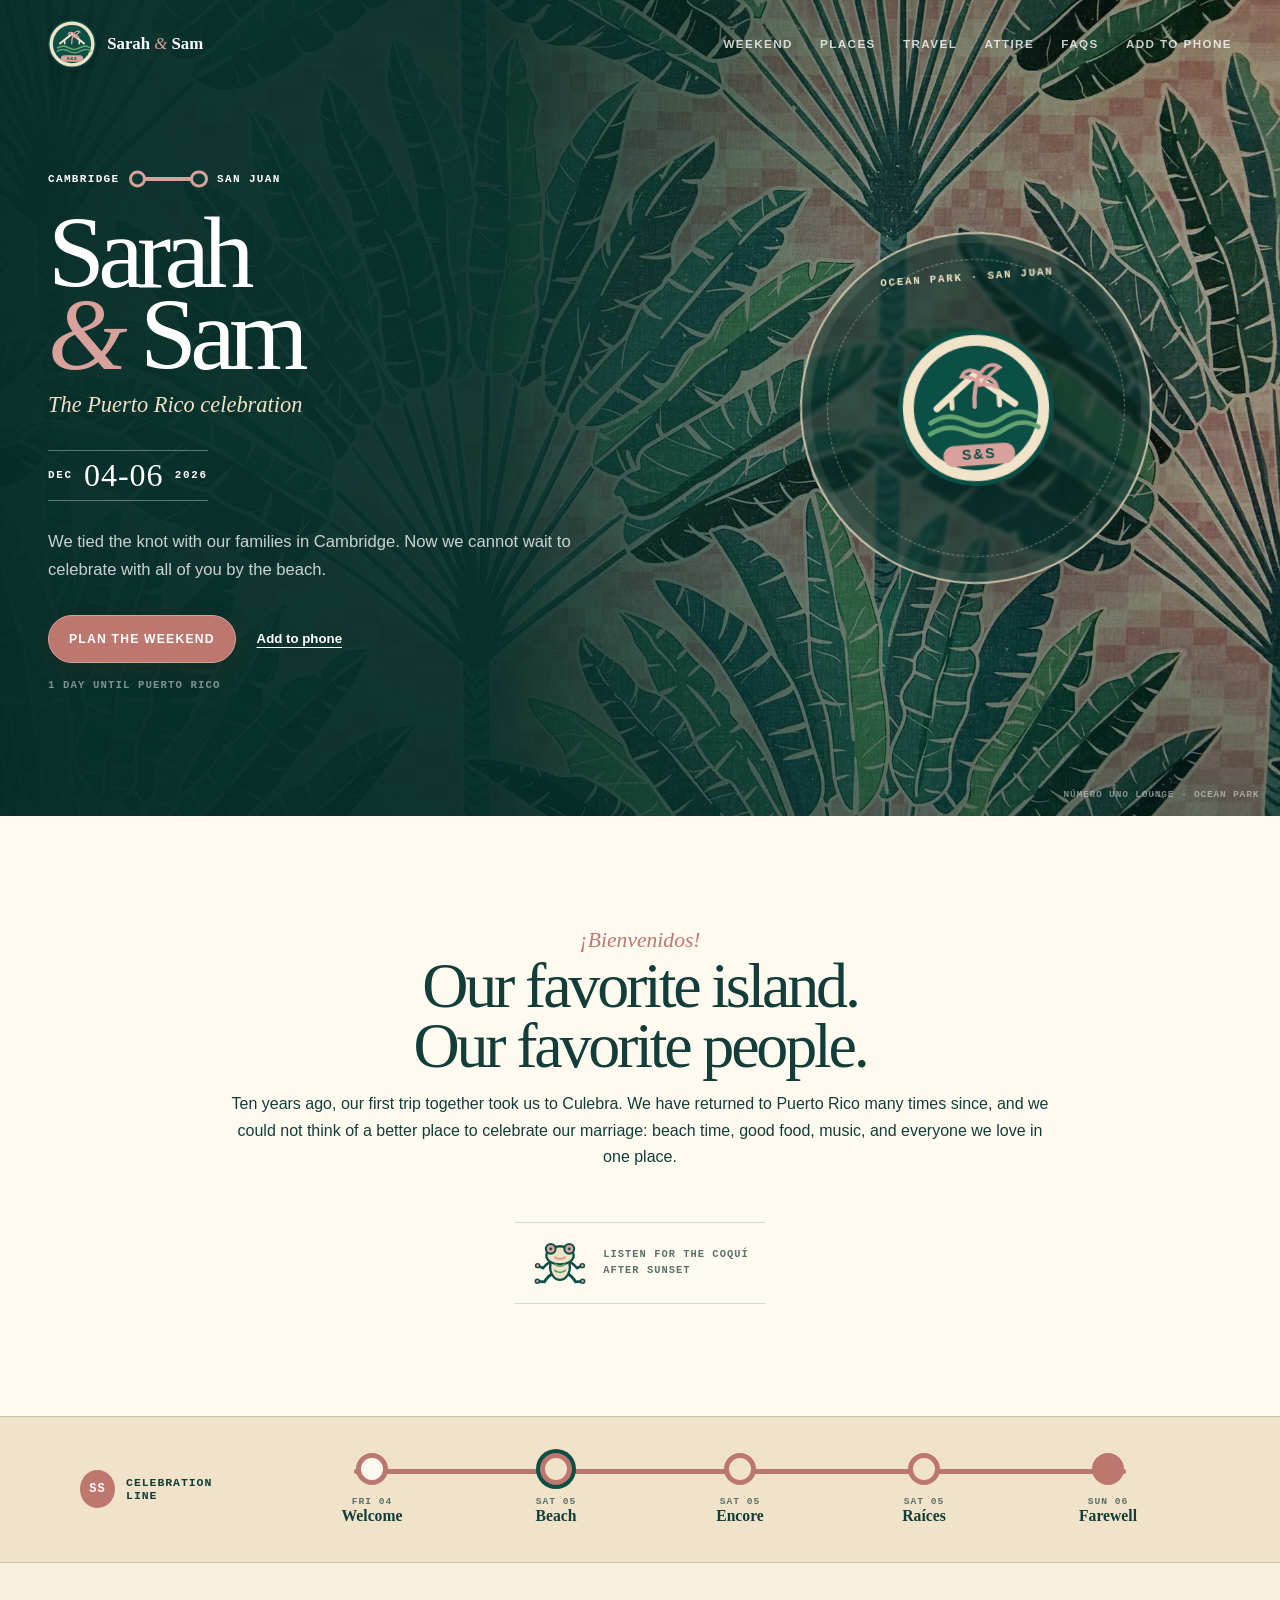
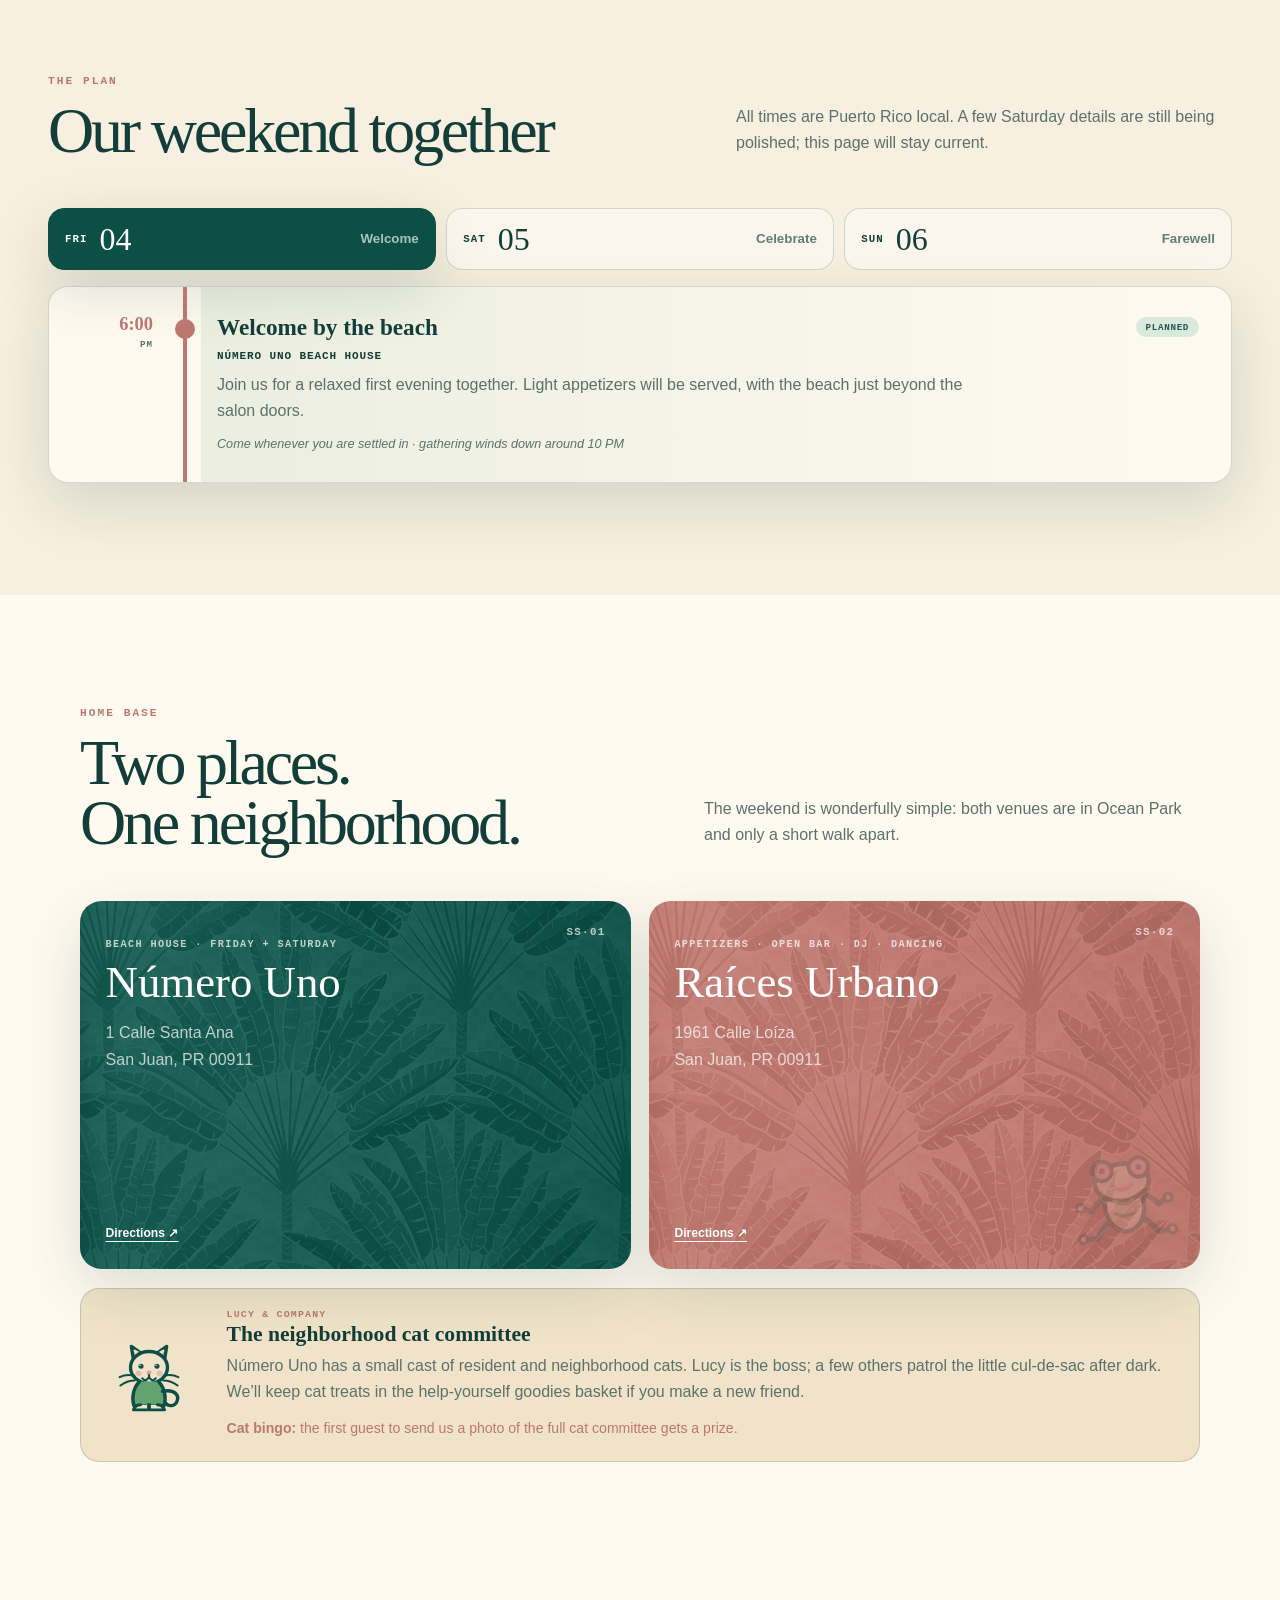
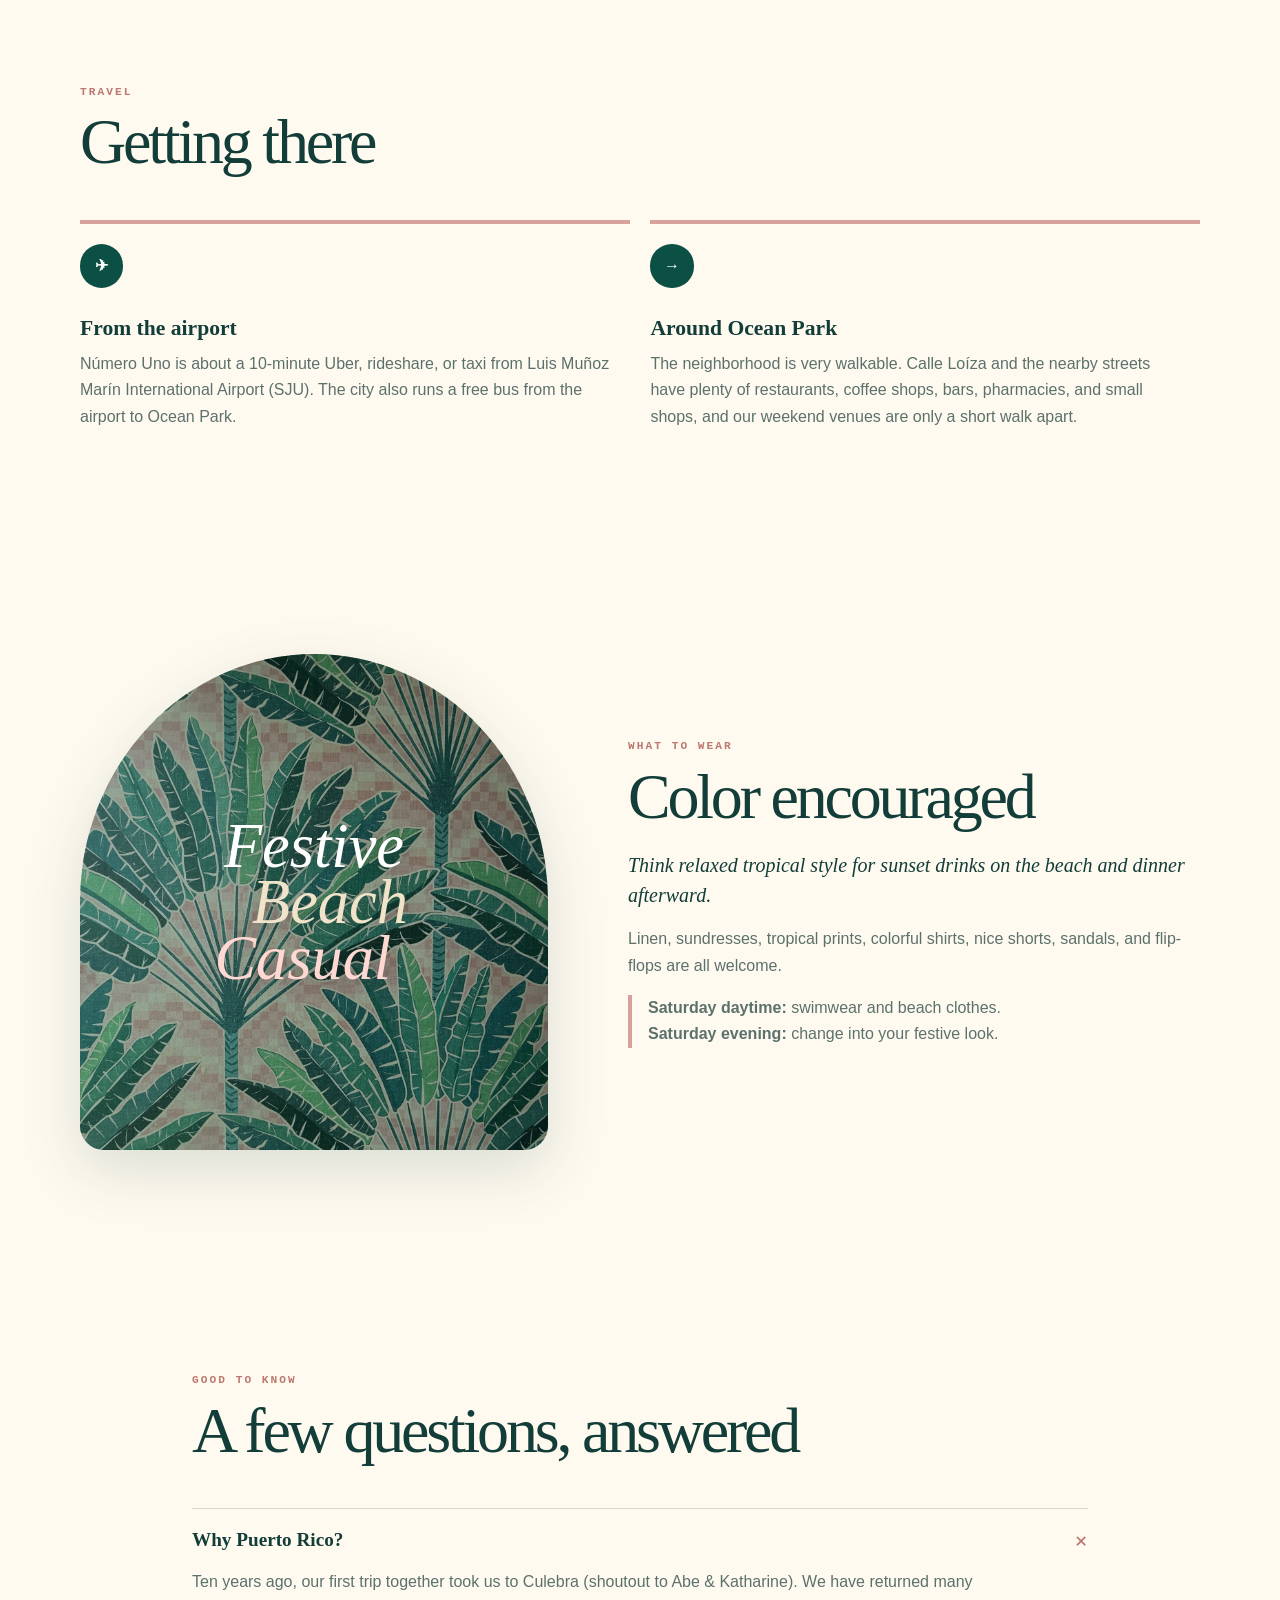
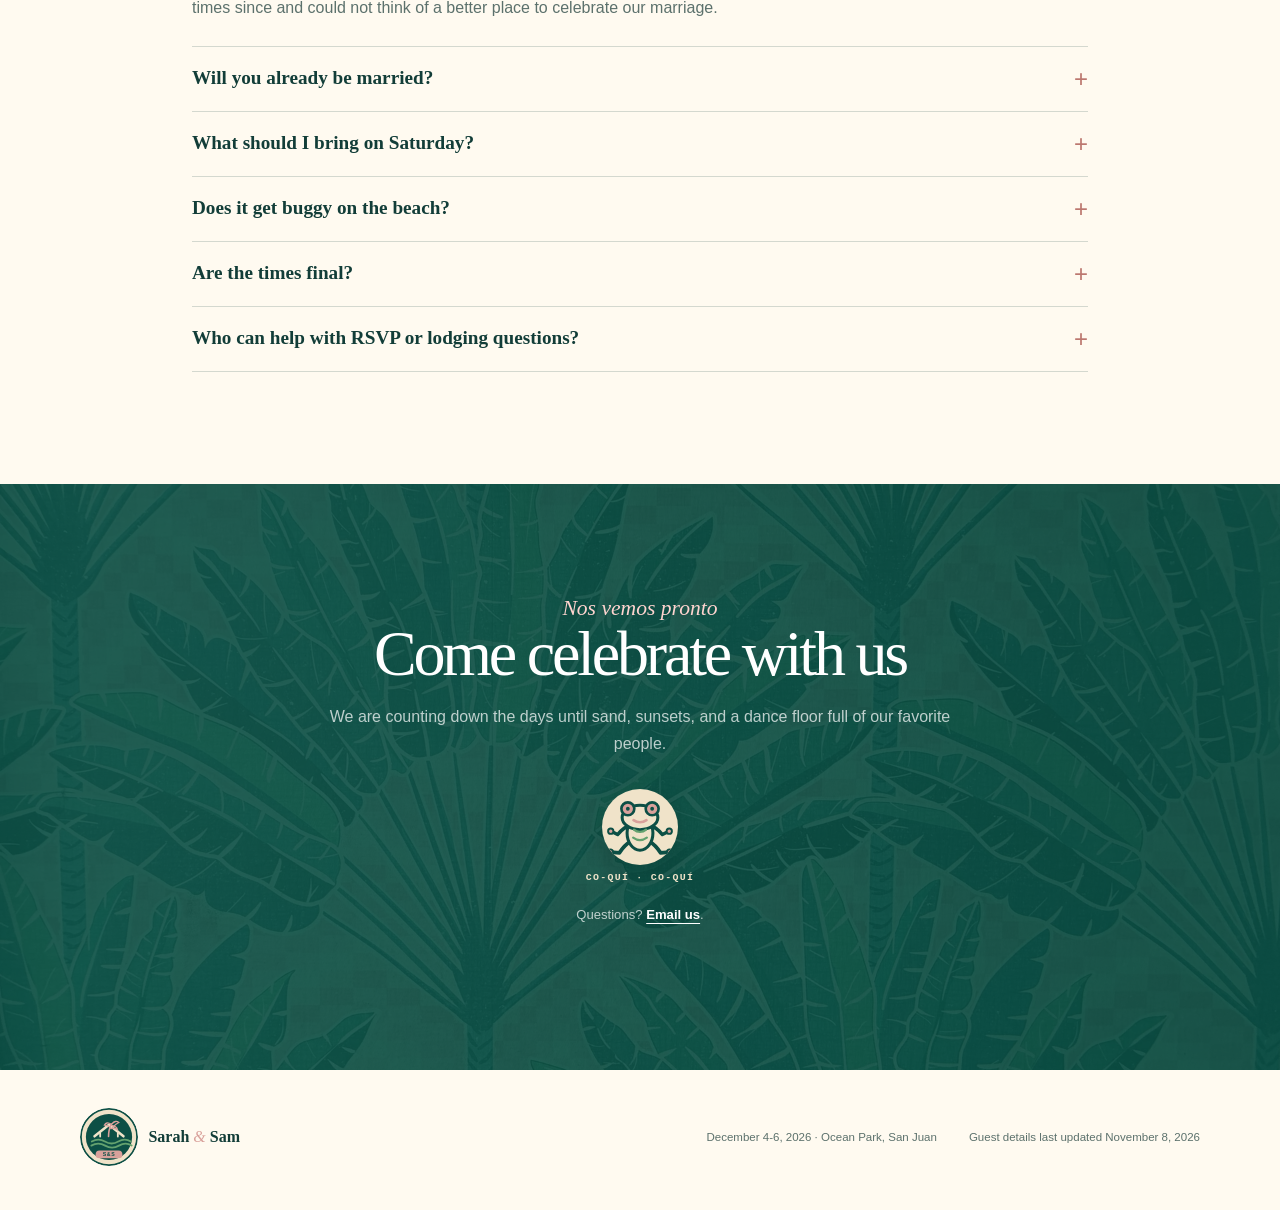
<file: index.html>
<!doctype html>
<html lang="en">
<head>
  <meta charset="utf-8">
  <meta name="viewport" content="width=device-width, initial-scale=1">
  <meta name="description" content="Sarah and Sam's Puerto Rico celebration, December 4-6, 2026, in Ocean Park, San Juan.">
  <meta name="robots" content="noindex, nofollow">
  <meta name="theme-color" content="#0d4b43">
  <meta property="og:type" content="website">
  <meta property="og:title" content="Sarah &amp; Sam · Cambridge to San Juan">
  <meta property="og:description" content="Come celebrate with us in Ocean Park, San Juan · December 4-6, 2026.">
  <link rel="icon" href="assets/roundel.svg" type="image/svg+xml">
  <link rel="apple-touch-icon" href="assets/apple-touch-icon.png">
  <link rel="manifest" href="manifest.webmanifest">
  <meta name="apple-mobile-web-app-capable" content="yes">
  <meta name="mobile-web-app-capable" content="yes">
  <meta name="apple-mobile-web-app-status-bar-style" content="default">
  <meta name="apple-mobile-web-app-title" content="Sarah &amp; Sam">
  <link rel="stylesheet" href="styles.css">
  <title>Sarah &amp; Sam · Puerto Rico</title>
</head>
<body>
  <a class="skip-link" href="#main">Skip to the weekend</a>

  <header class="site-header">
    <a class="brand" href="#top" aria-label="Sarah and Sam, home">
      <img src="assets/roundel.svg" alt="" width="48" height="48">
      <span>Sarah <i>&amp;</i> Sam</span>
    </a>
    <nav aria-label="Wedding website">
      <a href="#weekend">Weekend</a>
      <a href="#places">Places</a>
      <a href="#travel">Travel</a>
      <a href="#attire">Attire</a>
      <a href="#questions">FAQs</a>
      <a href="install.html">Add to phone</a>
    </nav>
  </header>

  <main id="main">
    <section class="hero" id="top">
      <div class="hero-pattern" aria-hidden="true"></div>
      <div class="hero-shade" aria-hidden="true"></div>
      <div class="hero-copy">
        <p class="route-kicker"><span>Cambridge</span><b aria-hidden="true"></b><span>San Juan</span></p>
        <h1>Sarah <i>&amp;</i> Sam</h1>
        <p class="hero-subtitle">The Puerto Rico celebration</p>
        <div class="date-board" aria-label="December 4 through 6, 2026">
          <span>DEC</span><strong>04-06</strong><span>2026</span>
        </div>
        <p class="hero-lede">We tied the knot with our families in Cambridge. Now we cannot wait to celebrate with all of you by the beach.</p>
        <div class="hero-actions">
          <a class="pill" href="#weekend">Plan the weekend</a>
          <a class="plain-link" href="install.html">Add to phone</a>
        </div>
        <p class="countdown" id="countdown" aria-live="polite">December 4-6, 2026</p>
      </div>

      <div class="hero-seal" aria-hidden="true">
        <div class="seal-ring">
          <span>Ocean Park · San Juan</span>
          <img src="assets/roundel.svg" alt="" width="156" height="156">
        </div>
      </div>
      <p class="photo-note">Número Uno lounge · Ocean Park</p>
    </section>

    <section class="intro section-narrow" aria-labelledby="intro-title">
      <p class="script">¡Bienvenidos!</p>
      <h2 id="intro-title">Our favorite island.<br>Our favorite people.</h2>
      <p>Ten years ago, our first trip together took us to Culebra. We have returned to Puerto Rico many times since, and we could not think of a better place to celebrate our marriage: beach time, good food, music, and everyone we love in one place.</p>
      <div class="coqui-sign"><img src="assets/coqui.svg" alt="" width="74" height="74"><span>Listen for the coquí<br>after sunset</span></div>
    </section>

    <section class="line-map" aria-label="Weekend route">
      <div class="line-map-inner">
        <span class="line-name"><b>SS</b> Celebration Line</span>
        <div class="line-scroll" tabindex="0" aria-label="Scroll to view the full celebration line">
          <ol>
          <li><span class="station open"></span><small>Fri 04</small><strong>Welcome</strong></li>
          <li><span class="station interchange"></span><small>Sat 05</small><strong>Beach</strong></li>
          <li><span class="station"></span><small>Sat 05</small><strong>Encore</strong></li>
          <li><span class="station"></span><small>Sat 05</small><strong>Raíces</strong></li>
          <li><span class="station terminal"></span><small>Sun 06</small><strong>Farewell</strong></li>
          </ol>
        </div>
      </div>
    </section>

    <section class="section schedule-section" id="weekend" aria-labelledby="weekend-title">
      <div class="section-heading">
        <div><p class="eyebrow">The plan</p><h2 id="weekend-title">Our weekend together</h2></div>
        <p>All times are Puerto Rico local. A few Saturday details are still being polished; this page will stay current.</p>
      </div>

      <div class="day-tabs" role="tablist" aria-label="Choose a day">
        <button type="button" role="tab" id="tab-friday" aria-controls="panel-friday" aria-selected="false" data-day="friday"><span>Fri</span><strong>04</strong><small>Welcome</small></button>
        <button type="button" role="tab" id="tab-saturday" aria-controls="panel-saturday" aria-selected="true" data-day="saturday"><span>Sat</span><strong>05</strong><small>Celebrate</small></button>
        <button type="button" role="tab" id="tab-sunday" aria-controls="panel-sunday" aria-selected="false" data-day="sunday"><span>Sun</span><strong>06</strong><small>Farewell</small></button>
      </div>

      <div class="day-panel" id="panel-friday" role="tabpanel" aria-labelledby="tab-friday" data-panel="friday" hidden>
        <article class="event featured terminal-event">
          <div class="event-time"><span>6:00</span><small>PM</small></div><div class="track"><i></i></div>
          <div class="event-copy">
            <div class="event-title"><h3>Welcome by the beach</h3><span class="status set">Planned</span></div>
            <p class="venue">Número Uno Beach House</p>
            <p>Join us for a relaxed first evening together. Light appetizers will be served, with the beach just beyond the salon doors.</p>
            <p class="note">Come whenever you are settled in · gathering winds down around 10 PM</p>
          </div>
        </article>
      </div>

      <div class="day-panel" id="panel-saturday" role="tabpanel" aria-labelledby="tab-saturday" data-panel="saturday">
        <article class="event">
          <div class="event-time word"><span>Morning</span></div><div class="track"><i></i></div>
          <div class="event-copy"><div class="event-title"><h3>Beach day</h3><span class="status pending">Start time soon</span></div><p class="venue">Número Uno Beach House</p><p>Swimming, lounging, sunbeds, umbrellas, and beach games. Come and go as you like - the whole family is invited.</p></div>
        </article>
        <article class="event">
          <div class="event-time"><span>12-1</span><small>PM</small></div><div class="track"><i></i></div>
          <div class="event-copy"><div class="event-title"><h3>Beach-day lunch</h3><span class="status pending">Approximate</span></div><p>We’ll put out some light food and refreshments. Número Uno’s restaurant and bar will also be open all day, with à la carte service available for anything else you’d like. The team can keep a separate tab open for you throughout the day.</p></div>
        </article>
        <article class="event">
          <div class="event-time"><span>5:00</span><small>PM</small></div><div class="track"><i></i></div>
          <div class="event-copy"><div class="event-title"><h3>Sunset cocktails</h3><span class="status pending">Approximate</span></div><p class="venue">Número Uno Beach House</p><p>Change into your festive beach-casual look and meet us near the beach. We’ll provide cocktails from Número Uno, with both alcoholic and non-alcoholic options.</p></div>
        </article>
        <article class="event">
          <div class="event-time"><span>5:30</span><small>PM</small></div><div class="track"><i></i></div>
          <div class="event-copy"><div class="event-title"><h3>The Sunset Encore</h3><span class="status pending">Approximate</span></div><p>Our post-nuptial celebratory moment: a brief welcome, a celebratory toast, and sunset photos together before dinner.</p></div>
        </article>
        <article class="event transfer">
          <div class="event-time"><span>6:15</span><small>PM</small></div><div class="track"><i></i></div>
          <div class="event-copy"><h3>Walk to dinner</h3><p>We will head over together. Raíces Urbano is about a five-minute walk from Número Uno.</p></div>
        </article>
        <article class="event featured terminal-event">
          <div class="event-time"><span>6:30</span><small>PM</small></div><div class="track"><i></i></div>
          <div class="event-copy">
            <div class="event-title"><h3>Appetizers, dinner &amp; dancing</h3><span class="status set">6:30 PM-midnight</span></div>
            <p class="venue">Raíces Urbano · 1961 Calle Loíza</p>
            <p>Passed appetizers, a Puerto Rican dinner, open bar, DJ, and dancing until close at midnight.</p>
            <a class="map-link" href="https://www.google.com/maps/search/?api=1&amp;query=Raices+Urbano+1961+Calle+Loiza+San+Juan+Puerto+Rico">Open in Maps <span aria-hidden="true">↗</span></a>
          </div>
        </article>
      </div>

      <div class="day-panel" id="panel-sunday" role="tabpanel" aria-labelledby="tab-sunday" data-panel="sunday" hidden>
        <article class="event featured terminal-event">
          <div class="event-time word"><span>Morning</span></div><div class="track"><i></i></div>
          <div class="event-copy"><div class="event-title"><h3>Farewell coffee &amp; breakfast</h3><span class="status pending">Details soon</span></div><p class="venue">Número Uno or nearby</p><p>An optional, casual chance to say goodbye before departures. We will share the exact plan here.</p></div>
        </article>
      </div>
    </section>

    <section class="section places" id="places" aria-labelledby="places-title">
      <div class="section-heading">
        <div><p class="eyebrow">Home base</p><h2 id="places-title">Two places.<br>One neighborhood.</h2></div>
        <p>The weekend is wonderfully simple: both venues are in Ocean Park and only a short walk apart.</p>
      </div>
      <div class="place-grid">
        <article class="place-card numero-card">
          <p class="place-code">SS·01</p><div><p class="place-type">Beach house · Friday + Saturday</p><h3>Número Uno</h3><p>1 Calle Santa Ana<br>San Juan, PR 00911</p></div>
          <a href="https://www.google.com/maps/search/?api=1&amp;query=Numero+Uno+Beach+House+1+Calle+Santa+Ana+San+Juan+Puerto+Rico">Directions <span aria-hidden="true">↗</span></a>
        </article>
        <article class="place-card raices-card">
          <p class="place-code">SS·02</p><div><p class="place-type">Appetizers · open bar · DJ · dancing</p><h3>Raíces Urbano</h3><p>1961 Calle Loíza<br>San Juan, PR 00911</p></div>
          <a href="https://www.google.com/maps/search/?api=1&amp;query=Raices+Urbano+1961+Calle+Loiza+San+Juan+Puerto+Rico">Directions <span aria-hidden="true">↗</span></a>
        </article>
      </div>
      <aside class="cat-note">
        <img src="assets/cat.svg" alt="" width="92" height="92">
        <div><p class="cat-kicker">Lucy &amp; company</p><h3>The neighborhood cat committee</h3><p>Número Uno has a small cast of resident and neighborhood cats. Lucy is the boss; a few others patrol the little cul-de-sac after dark. We’ll keep cat treats in the help-yourself goodies basket if you make a new friend.</p><p class="cat-bingo"><strong>Cat bingo:</strong> the first guest to send us a photo of the full cat committee gets a prize.</p></div>
      </aside>
    </section>

    <section class="section travel" id="travel" aria-labelledby="travel-title">
      <div class="section-heading"><div><p class="eyebrow">Travel</p><h2 id="travel-title">Getting there</h2></div></div>
      <div class="info-grid">
        <article><span class="info-icon">✈</span><h3>From the airport</h3><p>Número Uno is about a 10-minute Uber, rideshare, or taxi from Luis Muñoz Marín International Airport (SJU). The city also runs a free bus from the airport to Ocean Park.</p></article>
        <article><span class="info-icon">→</span><h3>Around Ocean Park</h3><p>The neighborhood is very walkable. Calle Loíza and the nearby streets have plenty of restaurants, coffee shops, bars, pharmacies, and small shops, and our weekend venues are only a short walk apart.</p></article>
      </div>
    </section>

    <section class="section attire" id="attire" aria-labelledby="attire-title">
      <div class="attire-pattern" aria-hidden="true"><span>Festive</span><span>Beach</span><span>Casual</span></div>
      <div class="attire-copy">
        <p class="eyebrow">What to wear</p><h2 id="attire-title">Color encouraged</h2>
        <p class="attire-lede">Think relaxed tropical style for sunset drinks on the beach and dinner afterward.</p>
        <p>Linen, sundresses, tropical prints, colorful shirts, nice shorts, sandals, and flip-flops are all welcome.</p>
        <p class="attire-note"><strong>Saturday daytime:</strong> swimwear and beach clothes.<br><strong>Saturday evening:</strong> change into your festive look.</p>
      </div>
    </section>

    <section class="section faq" id="questions" aria-labelledby="questions-title">
      <div class="section-heading"><div><p class="eyebrow">Good to know</p><h2 id="questions-title">A few questions, answered</h2></div></div>
      <div class="faq-list">
        <details open><summary>Why Puerto Rico?<span>+</span></summary><p>Ten years ago, our first trip together took us to Culebra (shoutout to Abe &amp; Katharine). We have returned many times since and could not think of a better place to celebrate our marriage.</p></details>
        <details><summary>Will you already be married?<span>+</span></summary><p>Yep! We got married in a small family ceremony in Cambridge in July. Puerto Rico is the big, relaxed celebration with our wider circle of family and friends.</p></details>
        <details><summary>What should I bring on Saturday?<span>+</span></summary><p>Swimwear, sandals, and whatever you like for a beach day. Leave time to change before sunset cocktails and dinner.</p></details>
        <details><summary>Does it get buggy on the beach?<span>+</span></summary><p>It can get a little buggy on the beach in the evening. We’ll have bug spray on hand, and light pants are a good option if you’d like a little more coverage.</p></details>
        <details><summary>Are the times final?<span>+</span></summary><p>Friday evening and Saturday dinner are planned. Beach-day, Sunset Encore, and Sunday times are still being finalized; check this page again before traveling.</p></details>
        <details><summary>Who can help with RSVP or lodging questions?<span>+</span></summary><p>Email us at <a href="mailto:samandsarah26@gmail.com">samandsarah26@gmail.com</a>, or reach out to either of us directly.</p></details>
      </div>
    </section>

    <section class="rsvp-section" aria-labelledby="rsvp-title">
      <p class="script">Nos vemos pronto</p><h2 id="rsvp-title">Come celebrate with us</h2>
      <p>We are counting down the days until sand, sunsets, and a dance floor full of our favorite people.</p>
      <div class="closing-coqui"><img src="assets/coqui.svg" alt="" width="76" height="76"><span>co-quí · co-quí</span></div>
      <p class="closing-contact">Questions? <a href="mailto:samandsarah26@gmail.com">Email us</a>.</p>
    </section>
  </main>

  <footer>
    <div class="footer-brand"><img src="assets/roundel.svg" alt="" width="58" height="58"><span>Sarah <i>&amp;</i> Sam</span></div>
    <p>December 4-6, 2026 · Ocean Park, San Juan</p>
    <p>Guest details last updated November 8, 2026</p>
  </footer>
  <script src="app.js"></script>
</body>
</html>
</file>
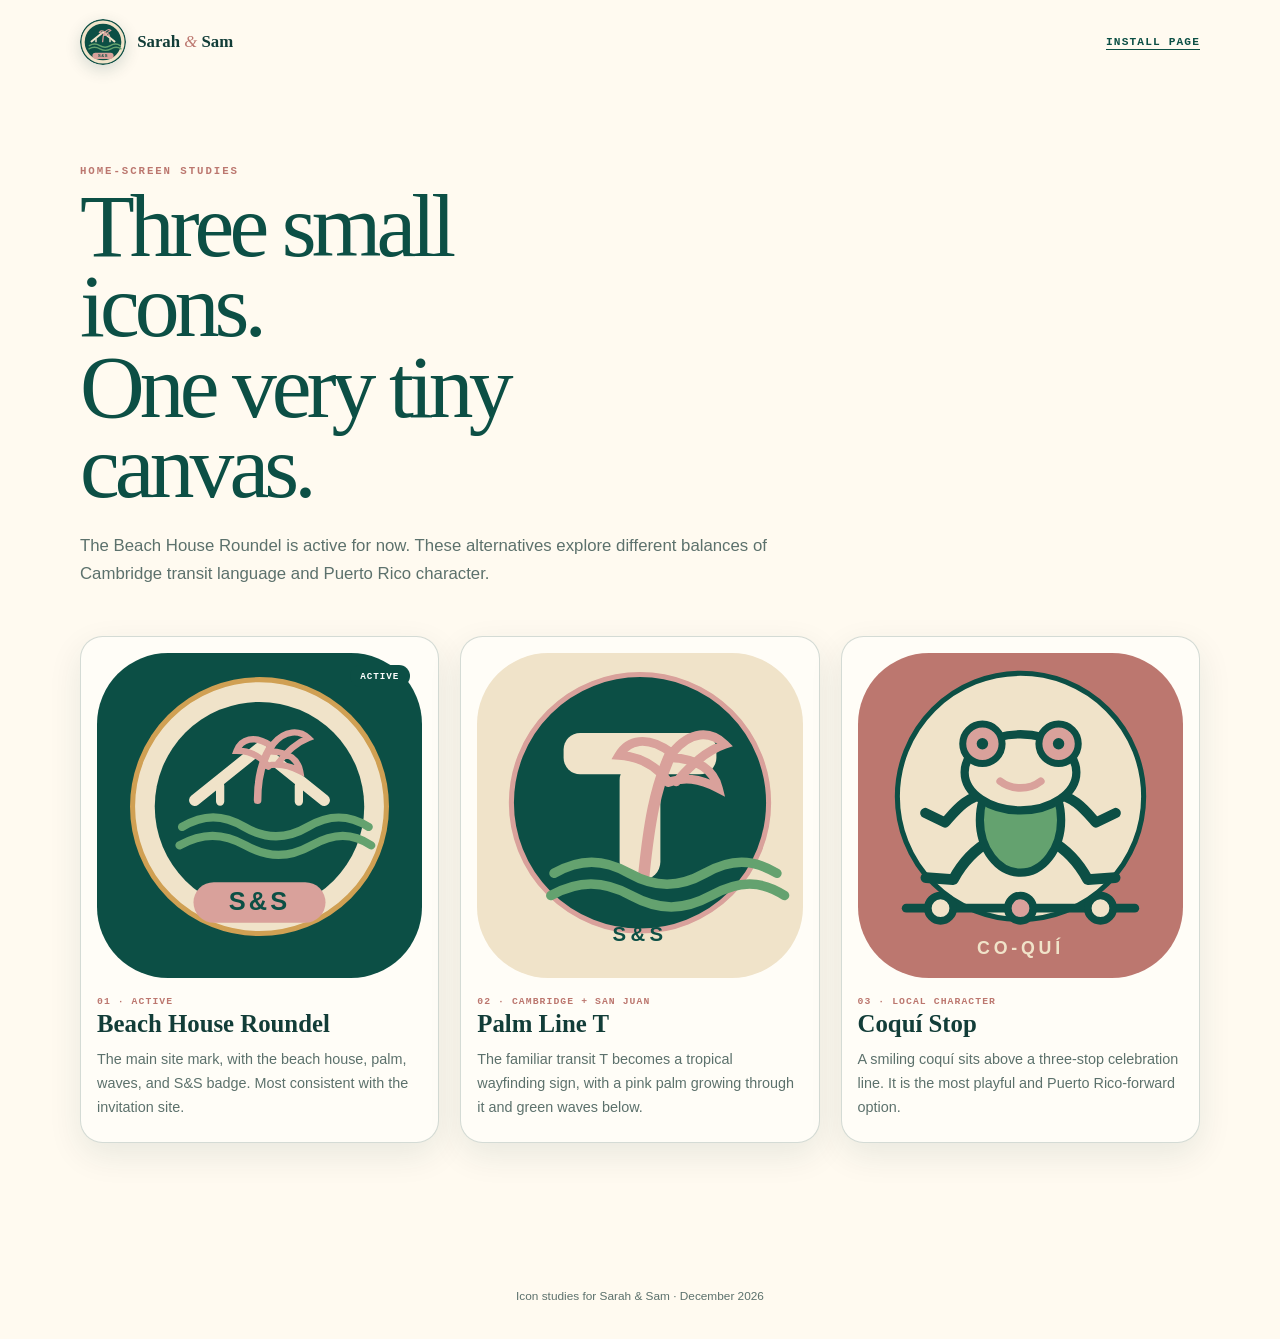
<file: icon-concepts.html>
<!doctype html>
<html lang="en">
<head>
  <meta charset="utf-8">
  <meta name="viewport" content="width=device-width, initial-scale=1">
  <meta name="robots" content="noindex, nofollow">
  <meta name="theme-color" content="#0c4f45">
  <link rel="icon" href="assets/roundel.svg" type="image/svg+xml">
  <link rel="stylesheet" href="install.css">
  <title>Home-screen icon ideas · Sarah &amp; Sam</title>
</head>
<body class="concept-page">
  <header class="install-nav">
    <a class="install-brand" href="./"><img src="assets/roundel.svg" alt="" width="46" height="46"><span>Sarah <i>&amp;</i> Sam</span></a>
    <a class="back-link" href="install.html">Install page</a>
  </header>
  <main class="concept-main">
    <p class="eyebrow">Home-screen studies</p>
    <h1>Three small icons.<br>One very tiny canvas.</h1>
    <p class="concept-lede">The Beach House Roundel is active for now. These alternatives explore different balances of Cambridge transit language and Puerto Rico character.</p>
    <div class="concept-grid">
      <article class="concept-card active-concept">
        <img src="assets/app-icon-roundel.svg" alt="Beach House Roundel icon" width="512" height="512">
        <p class="concept-number">01 · Active</p><h2>Beach House Roundel</h2>
        <p>The main site mark, with the beach house, palm, waves, and S&amp;S badge. Most consistent with the invitation site.</p>
      </article>
      <article class="concept-card">
        <img src="assets/app-icon-palm-t.svg" alt="Palm Line T icon" width="512" height="512">
        <p class="concept-number">02 · Cambridge + San Juan</p><h2>Palm Line T</h2>
        <p>The familiar transit T becomes a tropical wayfinding sign, with a pink palm growing through it and green waves below.</p>
      </article>
      <article class="concept-card">
        <img src="assets/app-icon-coqui-line.svg" alt="Coquí Stop icon" width="512" height="512">
        <p class="concept-number">03 · Local character</p><h2>Coquí Stop</h2>
        <p>A smiling coquí sits above a three-stop celebration line. It is the most playful and Puerto Rico-forward option.</p>
      </article>
    </div>
  </main>
  <footer>Icon studies for Sarah &amp; Sam · December 2026</footer>
</body>
</html>
</file>
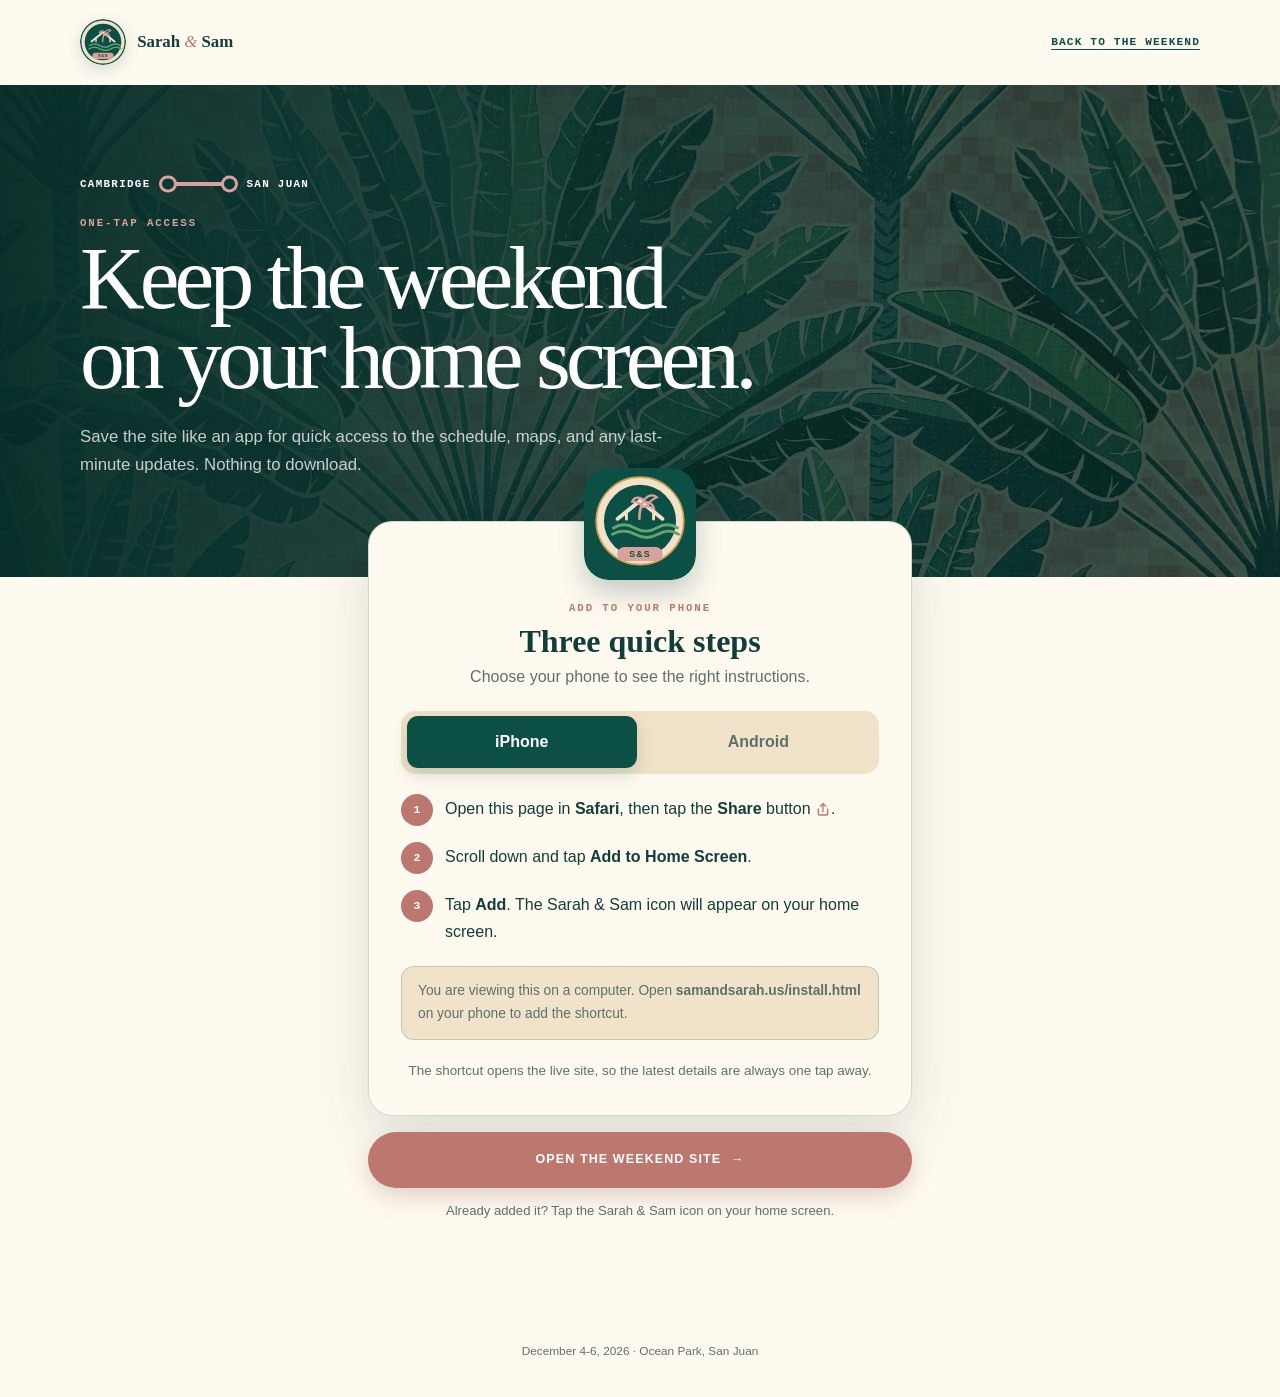
<file: install.html>
<!doctype html>
<html lang="en">
<head>
  <meta charset="utf-8">
  <meta name="viewport" content="width=device-width, initial-scale=1">
  <meta name="description" content="Add Sarah and Sam's Puerto Rico weekend to your phone for one-tap access.">
  <meta name="robots" content="noindex, nofollow">
  <meta name="theme-color" content="#0c4f45">
  <link rel="icon" href="assets/roundel.svg" type="image/svg+xml">
  <link rel="apple-touch-icon" href="assets/apple-touch-icon.png">
  <link rel="manifest" href="manifest.webmanifest">
  <meta name="apple-mobile-web-app-capable" content="yes">
  <meta name="mobile-web-app-capable" content="yes">
  <meta name="apple-mobile-web-app-status-bar-style" content="default">
  <meta name="apple-mobile-web-app-title" content="Sarah &amp; Sam">
  <script>
    (function () {
      var standalone = window.navigator.standalone === true ||
        (window.matchMedia && window.matchMedia('(display-mode: standalone)').matches);
      if (standalone) window.location.replace('./');
    }());
  </script>
  <link rel="stylesheet" href="install.css">
  <title>Add Sarah &amp; Sam to your phone</title>
</head>
<body>
  <header class="install-nav">
    <a class="install-brand" href="./"><img src="assets/roundel.svg" alt="" width="46" height="46"><span>Sarah <i>&amp;</i> Sam</span></a>
    <a class="back-link" href="./">Back to the weekend</a>
  </header>

  <main>
    <section class="install-hero" aria-labelledby="install-title">
      <div class="install-hero-pattern" aria-hidden="true"></div>
      <div class="install-hero-copy">
        <p class="route-kicker"><span>Cambridge</span><b aria-hidden="true"></b><span>San Juan</span></p>
        <p class="eyebrow">One-tap access</p>
        <h1 id="install-title">Keep the weekend<br>on your home screen.</h1>
        <p>Save the site like an app for quick access to the schedule, maps, and any last-minute updates. Nothing to download.</p>
      </div>
    </section>

    <section class="install-wrap" aria-label="Add to your home screen">
      <article class="install-card">
        <div class="app-icon"><img src="assets/app-icon-roundel.svg" alt="Sarah and Sam beach house roundel app icon" width="104" height="104"></div>
        <p class="eyebrow center">Add to your phone</p>
        <h2>Three quick steps</h2>
        <p class="install-sub">Choose your phone to see the right instructions.</p>

        <div class="phone-tabs" role="group" aria-label="Choose your phone">
          <button id="tab-ios" aria-pressed="true" type="button">iPhone</button>
          <button id="tab-android" aria-pressed="false" type="button">Android</button>
        </div>

        <ol class="steps" id="steps-ios">
          <li>Open this page in <strong>Safari</strong>, then tap the <strong>Share</strong> button <svg class="share-icon" viewBox="0 0 24 24" fill="none" stroke="currentColor" stroke-width="2" stroke-linecap="round" stroke-linejoin="round" aria-hidden="true"><path d="M12 16V4"/><path d="M8 8l4-4 4 4"/><path d="M5 12v7a2 2 0 0 0 2 2h10a2 2 0 0 0 2-2v-7"/></svg>.</li>
          <li>Scroll down and tap <strong>Add to Home Screen</strong>.</li>
          <li>Tap <strong>Add</strong>. The Sarah &amp; Sam icon will appear on your home screen.</li>
        </ol>

        <ol class="steps" id="steps-android" hidden>
          <li>Open this page in <strong>Chrome</strong>, then tap the <strong>three-dot menu</strong> in the top-right.</li>
          <li>Tap <strong>Add to Home screen</strong> or <strong>Install app</strong>.</li>
          <li>Confirm by tapping <strong>Add</strong> or <strong>Install</strong>.</li>
        </ol>

        <p class="desktop-note" id="desktopNote" hidden>You are viewing this on a computer. Open <strong>samandsarah.us/install.html</strong> on your phone to add the shortcut.</p>
        <p class="install-why">The shortcut opens the live site, so the latest details are always one tap away.</p>
      </article>

      <a class="weekend-button" href="./">Open the weekend site <span aria-hidden="true">→</span></a>
      <p class="already">Already added it? Tap the Sarah &amp; Sam icon on your home screen.</p>
    </section>
  </main>

  <footer>December 4-6, 2026 · Ocean Park, San Juan</footer>
  <script src="install.js"></script>
</body>
</html>
</file>
<file: styles.css>
:root {
  --emerald: #0c4f45;
  --emerald-dark: #073a35;
  --teal: #347b70;
  --leaf: #64a26f;
  --pink: #d9a19b;
  --pink-deep: #bc776f;
  --cream: #f0e3c9;
  --paper: #fffaf0;
  --ink: #123d38;
  --ink-soft: #5c716c;
  --gold: #d0a053;
  --line: rgba(18, 61, 56, .18);
  --shadow: 0 20px 60px rgba(7, 58, 53, .15);
  --serif: "Iowan Old Style", "Palatino Linotype", Palatino, Georgia, serif;
  --sans: Inter, ui-sans-serif, -apple-system, BlinkMacSystemFont, "Segoe UI", sans-serif;
  --mono: ui-monospace, "SFMono-Regular", Menlo, Consolas, monospace;
}

* { box-sizing: border-box; }
html { scroll-behavior: smooth; }
body {
  margin: 0;
  color: var(--ink);
  background: var(--paper);
  font: 16px/1.65 var(--sans);
  -webkit-font-smoothing: antialiased;
}
a { color: inherit; }
button { font: inherit; }
.skip-link {
  position: fixed;
  z-index: 100;
  top: -5rem;
  left: 1rem;
  padding: .7rem 1rem;
  border-radius: 999px;
  color: #fff;
  background: var(--emerald);
}
.skip-link:focus { top: 1rem; }

.site-header {
  position: absolute;
  z-index: 20;
  inset: 0 0 auto;
  display: flex;
  align-items: center;
  gap: 2rem;
  max-width: 78rem;
  margin: 0 auto;
  padding: 1.25rem 2rem;
  color: #fff;
}
.brand {
  display: flex;
  align-items: center;
  gap: .7rem;
  color: #fff;
  font: 700 1.05rem var(--serif);
  text-decoration: none;
  white-space: nowrap;
}
.brand img { border-radius: 50%; box-shadow: 0 5px 16px rgba(0,0,0,.18); }
.brand i, .footer-brand i { color: var(--pink); font-weight: 400; }
.site-header nav { display: flex; gap: 1.7rem; margin-left: auto; }
.site-header nav a {
  color: rgba(255,255,255,.78);
  font-size: .73rem;
  font-weight: 850;
  letter-spacing: .12em;
  text-decoration: none;
  text-transform: uppercase;
}
.site-header nav a:hover { color: #fff; }

.pill {
  display: inline-flex;
  align-items: center;
  justify-content: center;
  min-height: 3rem;
  border: 1px solid var(--pink);
  border-radius: 999px;
  padding: .76rem 1.25rem;
  color: #fff;
  background: var(--pink-deep);
  box-shadow: 0 9px 25px rgba(83,34,29,.18);
  font-size: .76rem;
  font-weight: 900;
  letter-spacing: .1em;
  text-decoration: none;
  text-transform: uppercase;
  transition: transform .18s ease, background .18s ease;
}
.pill:hover { transform: translateY(-2px); background: #a95f58; }
.pill-light { min-height: 2.5rem; border-color: var(--cream); color: var(--emerald); background: var(--cream); box-shadow: none; }
.pill-light:hover { color: #fff; background: var(--pink-deep); border-color: var(--pink-deep); }
a:focus-visible, button:focus-visible, summary:focus-visible { outline: 3px solid var(--gold); outline-offset: 3px; }

.hero {
  position: relative;
  display: grid;
  grid-template-columns: minmax(0, 1.1fr) minmax(20rem, .9fr);
  align-items: center;
  min-height: 51rem;
  overflow: hidden;
  color: #fff;
  background: var(--emerald-dark);
}
.hero-pattern {
  position: absolute;
  inset: 0;
  background: url("assets/numero-uno-wallpaper.webp") center / cover;
  transform: scale(1.025);
}
.hero-pattern::after {
  content: "";
  position: absolute;
  inset: 0;
  opacity: .22;
  background: repeating-linear-gradient(0deg, transparent 0 3px, rgba(255,255,255,.2) 4px);
  mix-blend-mode: overlay;
}
.hero-shade {
  position: absolute;
  inset: 0;
  background:
    linear-gradient(90deg, rgba(5,44,39,.97) 0%, rgba(5,44,39,.92) 39%, rgba(5,44,39,.42) 68%, rgba(5,44,39,.12) 100%),
    linear-gradient(0deg, rgba(5,44,39,.35), transparent 40%);
}
.hero-copy {
  position: relative;
  z-index: 3;
  width: min(44rem, 100%);
  padding: 9rem 2rem 6rem max(2rem, calc((100vw - 74rem) / 2));
}
.route-kicker {
  display: flex;
  align-items: center;
  gap: .8rem;
  width: fit-content;
  margin: 0 0 1.7rem;
  font: 800 .69rem var(--mono);
  letter-spacing: .12em;
  text-transform: uppercase;
}
.route-kicker b { display: block; position: relative; width: 4.5rem; height: 4px; border-radius: 4px; background: var(--pink); }
.route-kicker b::before, .route-kicker b::after {
  content: "";
  position: absolute;
  top: 50%;
  width: .7rem;
  height: .7rem;
  border: 3px solid var(--pink);
  border-radius: 50%;
  background: var(--emerald-dark);
  transform: translateY(-50%);
}
.route-kicker b::before { left: -.2rem; }
.route-kicker b::after { right: -.2rem; }
.hero h1 {
  max-width: 9ch;
  margin: 0;
  font: 500 clamp(4.6rem, 8vw, 8rem)/.8 var(--serif);
  letter-spacing: -.065em;
  text-wrap: balance;
}
.hero h1 i { display: inline; color: var(--pink); font-weight: 400; }
.hero-subtitle {
  margin: 1rem 0 0;
  color: var(--cream);
  font: italic 1.4rem var(--serif);
}
.date-board {
  display: flex;
  align-items: center;
  gap: .7rem;
  width: fit-content;
  margin: 2rem 0 0;
  border-block: 1px solid rgba(255,255,255,.34);
  padding: .55rem 0;
}
.date-board span { font: 850 .68rem var(--mono); letter-spacing: .16em; }
.date-board strong { font: 500 2rem/1 var(--serif); letter-spacing: .03em; }
.hero-lede { max-width: 34rem; margin: 1.7rem 0 0; color: rgba(255,255,255,.78); font-size: 1.04rem; }
.hero-actions { display: flex; align-items: center; gap: 1.3rem; margin-top: 2rem; }
.plain-link { color: #fff; font-size: .83rem; font-weight: 800; text-underline-offset: .25rem; }
.countdown { margin: 1rem 0 0; color: rgba(255,255,255,.48); font: 700 .67rem var(--mono); letter-spacing: .1em; text-transform: uppercase; }
.hero-seal { position: relative; z-index: 3; display: grid; place-items: center; align-self: center; justify-self: center; margin-right: max(1rem, calc((100vw - 76rem) / 2)); }
.seal-ring {
  display: grid;
  place-items: center;
  width: 22rem;
  height: 22rem;
  border: 2px solid rgba(240,227,201,.8);
  border-radius: 50%;
  color: var(--cream);
  background: rgba(5,44,39,.62);
  box-shadow: 0 24px 70px rgba(0,0,0,.25), inset 0 0 0 9px rgba(240,227,201,.09);
  backdrop-filter: blur(2px);
  transform: rotate(-4deg);
}
.seal-ring::before {
  content: "";
  position: absolute;
  width: 18.5rem;
  height: 18.5rem;
  border: 1px dashed rgba(240,227,201,.45);
  border-radius: 50%;
}
.seal-ring span { position: absolute; z-index: 1; top: 2.3rem; font: 750 .68rem var(--mono); letter-spacing: .16em; text-transform: uppercase; }
.seal-ring img { position: relative; z-index: 1; width: 9.75rem; height: 9.75rem; filter: drop-shadow(0 9px 20px rgba(0,0,0,.2)); }
.photo-note {
  position: absolute;
  z-index: 4;
  right: 1.3rem;
  bottom: 1rem;
  margin: 0;
  color: rgba(255,255,255,.45);
  font: 650 .6rem var(--mono);
  letter-spacing: .08em;
  text-transform: uppercase;
}

.section, .section-narrow { max-width: 74rem; margin: 0 auto; padding: 7rem 2rem; }
.section-narrow { max-width: 56rem; }
.script { margin: 0 0 .2rem; color: var(--pink-deep); font: italic 1.35rem var(--serif); }
h2 { margin: 0; font: 500 clamp(2.7rem, 5vw, 4.8rem)/.93 var(--serif); letter-spacing: -.05em; }
.intro { text-align: center; }
.intro p:last-child { max-width: 47rem; margin: 1.6rem auto 0; color: var(--ink-soft); font-size: 1.05rem; }

.coqui-sign {
  display: inline-flex;
  align-items: center;
  gap: .9rem;
  margin: 2.2rem auto 0;
  border-block: 1px solid var(--line);
  padding: .7rem 1rem;
  text-align: left;
}
.coqui-sign img { width: 3.6rem; height: 3.6rem; }
.coqui-sign span {
  color: var(--ink-soft);
  font: 750 .65rem/1.5 var(--mono);
  letter-spacing: .1em;
  text-transform: uppercase;
}

.line-map { overflow: hidden; border-block: 1px solid var(--line); background: var(--cream); }
.line-map-inner { display: grid; grid-template-columns: 10rem 1fr; align-items: center; gap: 2.5rem; max-width: 74rem; margin: 0 auto; padding: 2.3rem 2rem; }
.line-name { display: flex; align-items: center; gap: .7rem; font: 800 .72rem var(--mono); letter-spacing: .08em; text-transform: uppercase; }
.line-scroll { min-width: 0; }
.line-name b { display: grid; place-items: center; width: 2.4rem; height: 2.4rem; border-radius: 50%; color: #fff; background: var(--pink-deep); font-size: .75rem; }
.line-map ol { position: relative; display: grid; grid-template-columns: repeat(5, 1fr); margin: 0; padding: 0; list-style: none; }
.line-map ol::before { content: ""; position: absolute; z-index: 0; top: 1rem; left: 8%; right: 8%; height: 5px; border-radius: 4px; background: var(--pink-deep); }
.line-map li { position: relative; z-index: 1; display: grid; justify-items: center; text-align: center; }
.station { width: 2rem; height: 2rem; border: 5px solid var(--pink-deep); border-radius: 50%; background: var(--cream); }
.station.open { background: var(--paper); }
.station.interchange { box-shadow: 0 0 0 4px var(--emerald); }
.station.terminal { background: var(--pink-deep); }
.line-map small { margin-top: .65rem; color: var(--ink-soft); font: 750 .6rem var(--mono); letter-spacing: .1em; text-transform: uppercase; }
.line-map strong { font: 650 .98rem var(--serif); }

.schedule-section { max-width: none; background: #f7efdf; }
.schedule-section > * { max-width: 74rem; margin-inline: auto; }
.section-heading { display: flex; align-items: end; justify-content: space-between; gap: 3rem; margin-bottom: 3rem; }
.section-heading > p { max-width: 31rem; margin: 0 0 .25rem; color: var(--ink-soft); }
.eyebrow { margin: 0 0 .9rem; color: var(--pink-deep); font: 900 .7rem var(--mono); letter-spacing: .18em; text-transform: uppercase; }
.day-tabs { display: grid; grid-template-columns: repeat(3, 1fr); gap: .65rem; margin-bottom: 1rem; }
.day-tabs button {
  display: grid;
  grid-template-columns: auto auto 1fr;
  align-items: center;
  gap: .75rem;
  border: 1px solid var(--line);
  border-radius: 1rem;
  padding: .85rem 1rem;
  color: var(--ink);
  background: rgba(255,255,255,.45);
  cursor: pointer;
  text-align: left;
}
.day-tabs button[aria-selected="true"] { color: #fff; border-color: var(--emerald); background: var(--emerald); box-shadow: var(--shadow); }
.day-tabs span { font: 850 .67rem var(--mono); letter-spacing: .1em; text-transform: uppercase; }
.day-tabs strong { font: 500 2rem/1 var(--serif); }
.day-tabs small { justify-self: end; opacity: .65; font-weight: 750; }
.day-panel { overflow: hidden; border: 1px solid var(--line); border-radius: 1.25rem; background: var(--paper); box-shadow: var(--shadow); }
.event { display: grid; grid-template-columns: 7.5rem 2rem 1fr; min-height: 10rem; border-bottom: 1px solid var(--line); }
.event:last-child { border-bottom: 0; }
.event-time { padding: 1.8rem 1rem; color: var(--pink-deep); font: 650 1.15rem/1 var(--serif); text-align: right; }
.event-time small { display: block; margin-top: .35rem; color: var(--ink-soft); font: 800 .57rem var(--mono); letter-spacing: .12em; }
.event-time.word span { font-size: .85rem; }
.track { position: relative; }
.track::before { content: ""; position: absolute; inset: 0 auto 0 50%; width: 4px; background: var(--pink-deep); transform: translateX(-50%); }
.track i { position: absolute; z-index: 2; top: 2rem; left: 50%; width: 1.25rem; height: 1.25rem; border: 4px solid var(--pink-deep); border-radius: 50%; background: var(--paper); transform: translateX(-50%); }
.terminal-event .track i { background: var(--pink-deep); }
.transfer .track::before { background: repeating-linear-gradient(var(--pink-deep) 0 8px, transparent 8px 14px); }
.event-copy { padding: 1.7rem 2rem 1.7rem 1rem; }
.featured .event-copy { background: linear-gradient(90deg, rgba(100,162,111,.13), transparent); }
.event h3 { margin: 0; font: 650 1.45rem/1.15 var(--serif); }
.event p { max-width: 48rem; margin: .6rem 0 0; color: var(--ink-soft); }
.event .venue { color: var(--ink); font: 850 .69rem var(--mono); letter-spacing: .08em; text-transform: uppercase; }
.event-title { display: flex; align-items: center; justify-content: space-between; gap: 1rem; }
.status { flex: none; border-radius: 999px; padding: .26rem .62rem; font: 850 .58rem var(--mono); letter-spacing: .07em; text-transform: uppercase; }
.status.set { color: #24584b; background: #d9e9dc; }
.status.pending { color: #7b5222; background: #f6e4bc; }
.note { font-size: .79rem; font-style: italic; }
.map-link { display: inline-flex; margin-top: .8rem; color: var(--pink-deep); font-size: .76rem; font-weight: 850; text-underline-offset: .2rem; }

.place-grid { display: grid; grid-template-columns: repeat(2, 1fr); gap: 1.1rem; }
.place-card {
  position: relative;
  display: grid;
  grid-template-rows: auto 1fr auto;
  min-height: 23rem;
  overflow: hidden;
  border-radius: 1.35rem;
  padding: 1.6rem;
  color: #fff;
  box-shadow: var(--shadow);
}
.place-card::before {
  content: "";
  position: absolute;
  inset: 0;
  opacity: .14;
  background: url("assets/numero-uno-wallpaper.webp") center / cover;
  mix-blend-mode: luminosity;
}
.numero-card { background: var(--emerald); }
.raices-card { background: var(--pink-deep); }

.raices-card::after {
  content: "";
  position: absolute;
  right: 1.15rem;
  bottom: .9rem;
  width: 7.2rem;
  aspect-ratio: 1;
  background: url("assets/coqui.svg") center / contain no-repeat;
  opacity: .18;
  transform: rotate(-7deg);
}
.place-card > * { position: relative; z-index: 1; }
.place-code { justify-self: end; margin: 0; font: 800 .68rem var(--mono); letter-spacing: .12em; opacity: .7; }
.place-type { margin: 0 0 .6rem; font: 850 .64rem var(--mono); letter-spacing: .13em; text-transform: uppercase; opacity: .72; }
.place-card h3 { margin: 0; font: 500 2.8rem/1 var(--serif); }
.place-card div > p:last-child { color: rgba(255,255,255,.72); }
.place-card a { align-self: end; justify-self: start; font-size: .76rem; font-weight: 850; text-underline-offset: .25rem; }

.cat-note {
  display: grid;
  grid-template-columns: 6rem 1fr;
  align-items: center;
  gap: 1.5rem;
  margin-top: 1.2rem;
  border: 1px solid var(--line);
  border-radius: 1.2rem;
  padding: 1.3rem 1.6rem;
  background: var(--cream);
}
.cat-note img { width: 5.25rem; height: 5.25rem; }
.cat-note h3 { margin: .1rem 0 .35rem; font: 650 1.35rem var(--serif); }
.cat-note p { margin: 0; color: var(--ink-soft); }
.cat-note .cat-kicker { color: var(--pink-deep); font: 850 .62rem var(--mono); letter-spacing: .12em; text-transform: uppercase; }
.cat-note .cat-bingo { margin-top: .7rem; color: var(--pink-deep); font-size: .88rem; }

.info-grid { display: grid; grid-template-columns: repeat(2, 1fr); gap: 1.3rem; }
.info-grid article { border-top: 4px solid var(--pink); padding: 1.3rem 1rem 0 0; }
.info-icon { display: grid; place-items: center; width: 2.7rem; height: 2.7rem; margin-bottom: 1.8rem; border-radius: 50%; color: #fff; background: var(--emerald); font-weight: 900; }
.info-grid h3 { margin: 0 0 .6rem; font: 650 1.35rem var(--serif); }
.info-grid p { margin: 0; color: var(--ink-soft); }

.attire { display: grid; grid-template-columns: .9fr 1.1fr; gap: 5rem; align-items: center; }
.attire-pattern {
  position: relative;
  display: grid;
  align-content: center;
  min-height: 31rem;
  overflow: hidden;
  border-radius: 50% 50% 1.5rem 1.5rem;
  padding: 3rem;
  color: #fff;
  background: url("assets/numero-uno-wallpaper.webp") center / cover;
  box-shadow: var(--shadow);
}
.attire-pattern::before { content: ""; position: absolute; inset: 0; background: rgba(7,58,53,.38); }
.attire-pattern span { position: relative; z-index: 1; font: italic 3.9rem/.9 var(--serif); text-align: center; text-shadow: 0 3px 18px rgba(0,0,0,.25); }
.attire-pattern span:nth-child(2) { color: var(--cream); transform: translateX(1rem); }
.attire-pattern span:nth-child(3) { color: #ffd8d3; transform: translateX(-.7rem); }
.attire-lede { margin: 1.5rem 0 0; color: var(--ink); font: italic 1.25rem/1.5 var(--serif); }
.attire-copy > p:not(.eyebrow):not(.attire-lede) { color: var(--ink-soft); }
.attire-note { border-left: 4px solid var(--pink); padding-left: 1rem; }

.faq { max-width: 60rem; }
.faq-list { border-top: 1px solid var(--line); }
.faq details { border-bottom: 1px solid var(--line); }
.faq summary { display: flex; justify-content: space-between; gap: 1rem; padding: 1.25rem 0; cursor: pointer; font: 650 1.2rem var(--serif); list-style: none; }
.faq summary::-webkit-details-marker { display: none; }
.faq summary span { color: var(--pink-deep); font: 400 1.5rem/1 var(--sans); transition: transform .2s ease; }
.faq details[open] summary span { transform: rotate(45deg); }
.faq details p { max-width: 49rem; margin: -.25rem 0 1.5rem; color: var(--ink-soft); }
.faq a { color: var(--pink-deep); }

.rsvp-section {
  position: relative;
  overflow: hidden;
  padding: 7rem 2rem;
  color: #fff;
  background: var(--emerald);
  text-align: center;
}
.rsvp-section::before {
  content: "";
  position: absolute;
  inset: 0;
  opacity: .09;
  background: url("assets/numero-uno-wallpaper.webp") center / cover;
}
.rsvp-section > * { position: relative; z-index: 1; }
.rsvp-section .script { color: #ffd4cf; }
.rsvp-section p:not(.script) { max-width: 39rem; margin: 1.3rem auto 2rem; color: rgba(255,255,255,.72); }

.closing-coqui {
  display: flex;
  flex-direction: column;
  align-items: center;
  gap: .45rem;
  width: fit-content;
  margin: 1.5rem auto .5rem;
}
.closing-coqui img {
  width: 4.75rem;
  height: 4.75rem;
  border-radius: 50%;
  background: var(--cream);
  box-shadow: 0 8px 24px rgba(0,0,0,.14);
}
.closing-coqui span {
  color: var(--cream);
  font: 750 .62rem var(--mono);
  letter-spacing: .13em;
  text-transform: uppercase;
}
.rsvp-section .closing-contact { margin: .9rem auto 0; font-size: .82rem; }
.closing-contact a { color: #fff; font-weight: 850; text-underline-offset: .22rem; }

footer { display: grid; grid-template-columns: 1fr auto auto; align-items: center; gap: 2rem; max-width: 74rem; margin: 0 auto; padding: 2.4rem 2rem; color: var(--ink-soft); font-size: .72rem; }
.footer-brand { display: flex; align-items: center; gap: .65rem; color: var(--ink); font: 700 1rem var(--serif); }
.footer-brand img { border-radius: 50%; }
footer p { margin: 0; }

@media (max-width: 850px) {
  .site-header { gap: 1rem; padding: 1rem 1.1rem; }
  .site-header nav, .brand span { display: none; }
  .site-header .pill { margin-left: auto; }
  .hero { display: block; min-height: 50rem; }
  .hero-shade { background: linear-gradient(0deg, rgba(5,44,39,.96) 0%, rgba(5,44,39,.7) 67%, rgba(5,44,39,.18)); }
  .hero-copy { width: auto; padding: 7.5rem 1.25rem 4rem; }
  .hero h1 { font-size: clamp(4rem, 18vw, 6rem); }
  .hero-seal { position: absolute; right: 1rem; bottom: 1.5rem; margin: 0; opacity: .9; }
  .seal-ring { width: 10rem; height: 10rem; }
  .seal-ring::before { width: 8.4rem; height: 8.4rem; }
  .seal-ring img { width: 78px; height: 78px; }
  .seal-ring span { display: none; }
  .photo-note { display: none; }
  .section, .section-narrow { padding: 5rem 1.25rem; }
  .section-heading { display: block; }
  .section-heading > p { margin-top: 1rem; }
  .line-map-inner { display: block; padding: 1.8rem 1.25rem; }
  .line-name { margin-bottom: 1.5rem; }
  .line-scroll { overflow-x: auto; overscroll-behavior-inline: contain; padding-bottom: .5rem; -webkit-overflow-scrolling: touch; scrollbar-width: thin; touch-action: pan-x pan-y; }
  .line-map ol { min-width: 34rem; }
  .day-tabs { gap: .4rem; }
  .day-tabs button { grid-template-columns: 1fr; justify-items: center; gap: .05rem; padding: .7rem; text-align: center; }
  .day-tabs small { display: none; }
  .event { grid-template-columns: 4.9rem 1.7rem 1fr; }
  .event-time { padding: 1.5rem .55rem; font-size: .96rem; }
  .event-copy { padding: 1.4rem 1rem .4rem .65rem; }
  .event-title { display: block; }
  .status { display: inline-flex; margin-top: .55rem; }
  .place-grid, .info-grid, .attire { grid-template-columns: 1fr; }
  .place-card { min-height: 21rem; }
  .cat-note { grid-template-columns: 1fr; text-align: center; }
  .cat-note img { margin: 0 auto; }
  .info-grid { gap: 2.7rem; }
  .attire { gap: 3rem; }
  .attire-pattern { min-height: 26rem; }
  footer { grid-template-columns: 1fr; justify-items: center; gap: .7rem; text-align: center; }
}

@media (max-width: 430px) {
  .hero { min-height: 54rem; }
  .hero-actions { flex-direction: column; align-items: flex-start; }
  .route-kicker b { width: 3rem; }
  .date-board strong { font-size: 1.7rem; }
  .hero-seal { bottom: .8rem; }
  .attire-pattern span { font-size: 3.2rem; }
}

@media (prefers-reduced-motion: reduce) {
  html { scroll-behavior: auto; }
  *, *::before, *::after { transition-duration: .01ms !important; }
}

@media print {
  .site-header, .hero-pattern, .hero-seal, .hero-actions, .countdown, .day-tabs, .attire-pattern, .rsvp-section { display: none !important; }
  .hero { min-height: 0; color: var(--ink); background: #fff; }
  .hero-shade { display: none; }
  .hero-copy { padding: 2rem 0; }
  .hero h1 i, .hero-subtitle, .route-kicker { color: var(--pink-deep); }
  .hero-lede { color: var(--ink-soft); }
  .date-board { border-color: var(--line); }
  .day-panel[hidden] { display: block; }
  .day-panel { margin-bottom: 1rem; box-shadow: none; break-inside: avoid; }
  .section, .section-narrow { padding: 2rem 0; }
  body { background: #fff; }
}
</file>
<file: install.css>
:root {
  --emerald: #0c4f45;
  --emerald-dark: #073a35;
  --leaf: #64a26f;
  --pink: #d9a19b;
  --pink-deep: #bc776f;
  --cream: #f0e3c9;
  --paper: #fffaf0;
  --ink: #123d38;
  --ink-soft: #5c716c;
  --gold: #d0a053;
  --line: rgba(18, 61, 56, .18);
  --shadow: 0 20px 60px rgba(7, 58, 53, .15);
  --serif: "Iowan Old Style", "Palatino Linotype", Palatino, Georgia, serif;
  --sans: Inter, ui-sans-serif, -apple-system, BlinkMacSystemFont, "Segoe UI", sans-serif;
  --mono: ui-monospace, "SFMono-Regular", Menlo, Consolas, monospace;
}
* { box-sizing: border-box; }
html { scroll-behavior: smooth; }
body { margin: 0; color: var(--ink); background: var(--paper); font: 16px/1.65 var(--sans); -webkit-font-smoothing: antialiased; }
a { color: inherit; }
button { font: inherit; }
a:focus-visible, button:focus-visible { outline: 3px solid var(--gold); outline-offset: 3px; }
.install-nav { display: flex; align-items: center; justify-content: space-between; gap: 1rem; min-height: 5.3rem; max-width: 74rem; margin: 0 auto; padding: .8rem 2rem; }
.install-brand { display: flex; align-items: center; gap: .7rem; font: 700 1.05rem var(--serif); text-decoration: none; }
.install-brand img { border-radius: 50%; box-shadow: 0 5px 16px rgba(7,58,53,.16); }
.install-brand i { color: var(--pink-deep); font-weight: 400; }
.back-link { color: var(--emerald); font: 850 .7rem var(--mono); letter-spacing: .1em; text-underline-offset: .25rem; text-transform: uppercase; }
.install-hero { position: relative; min-height: 28rem; overflow: hidden; color: #fff; background: var(--emerald-dark); }
.install-hero-pattern { position: absolute; inset: 0; background: linear-gradient(90deg, rgba(5,44,39,.96), rgba(5,44,39,.67)), url("assets/numero-uno-wallpaper.webp") center 42% / cover; }
.install-hero-copy { position: relative; z-index: 1; max-width: 74rem; margin: 0 auto; padding: 5.8rem 2rem 6.2rem; }
.route-kicker { display: flex; align-items: center; gap: .75rem; width: fit-content; margin: 0 0 1.7rem; font: 800 .68rem var(--mono); letter-spacing: .12em; text-transform: uppercase; }
.route-kicker b { display: block; position: relative; width: 4.5rem; height: 4px; border-radius: 4px; background: var(--pink); }
.route-kicker b::before, .route-kicker b::after { content: ""; position: absolute; top: 50%; width: .7rem; height: .7rem; border: 3px solid var(--pink); border-radius: 50%; background: var(--emerald-dark); transform: translateY(-50%); }
.route-kicker b::before { left: -.2rem; }
.route-kicker b::after { right: -.2rem; }
.eyebrow { margin: 0 0 .55rem; color: var(--pink-deep); font: 850 .67rem var(--mono); letter-spacing: .18em; text-transform: uppercase; }
.install-hero .eyebrow { color: var(--pink); }
.install-hero h1, .concept-main h1 { margin: 0; font: 500 clamp(3.2rem, 7vw, 6.2rem)/.9 var(--serif); letter-spacing: -.055em; }
.install-hero-copy > p:last-child { max-width: 39rem; margin: 1.5rem 0 0; color: rgba(255,255,255,.76); font-size: 1.05rem; }
.install-wrap { width: min(34rem, calc(100% - 2rem)); margin: -3.5rem auto 0; padding: 0 0 5.5rem; position: relative; z-index: 3; }
.install-card { border: 1px solid var(--line); border-radius: 1.5rem; padding: 2rem; background: var(--paper); box-shadow: var(--shadow); }
.app-icon { display: flex; justify-content: center; margin: -5.4rem auto 1.4rem; }
.app-icon img { width: 7rem; height: 7rem; border-radius: 1.55rem; box-shadow: 0 13px 28px rgba(7,58,53,.24); }
.center { text-align: center; }
.install-card h2 { margin: 0; font: 650 2rem var(--serif); text-align: center; }
.install-sub { margin: .25rem 0 1.25rem; color: var(--ink-soft); text-align: center; }
.phone-tabs { display: grid; grid-template-columns: 1fr 1fr; gap: .4rem; margin-bottom: 1.4rem; border-radius: .9rem; padding: .35rem; background: var(--cream); }
.phone-tabs button { appearance: none; border: 0; border-radius: .7rem; padding: .8rem; color: var(--ink-soft); background: transparent; cursor: pointer; font-weight: 800; }
.phone-tabs button[aria-pressed="true"] { color: #fff; background: var(--emerald); box-shadow: 0 7px 18px rgba(7,58,53,.17); }
.steps { counter-reset: step; display: flex; flex-direction: column; gap: 1rem; margin: 0; padding: 0; list-style: none; }
.steps[hidden] { display: none; }
.steps li { counter-increment: step; position: relative; min-height: 2rem; padding-left: 2.75rem; }
.steps li::before { content: counter(step); position: absolute; left: 0; top: -.15rem; display: grid; place-items: center; width: 2rem; height: 2rem; border-radius: 50%; color: #fff; background: var(--pink-deep); font: 800 .72rem var(--mono); }
.share-icon { width: 1rem; height: 1rem; color: var(--pink-deep); vertical-align: -.15rem; }
.desktop-note { margin: 1.3rem 0 0; border: 1px solid var(--line); border-radius: .8rem; padding: .85rem 1rem; color: var(--ink-soft); background: var(--cream); font-size: .86rem; }
.install-why { margin: 1.25rem 0 0; color: var(--ink-soft); font-size: .84rem; text-align: center; }
.weekend-button { display: flex; align-items: center; justify-content: center; gap: .6rem; min-height: 3.5rem; margin-top: 1rem; border-radius: 999px; color: #fff; background: var(--pink-deep); box-shadow: 0 9px 25px rgba(83,34,29,.18); font-size: .78rem; font-weight: 900; letter-spacing: .09em; text-decoration: none; text-transform: uppercase; }
.weekend-button:hover { background: #a95f58; }
.already { margin: .8rem 0 0; color: var(--ink-soft); font-size: .82rem; text-align: center; }
footer { padding: 2rem; color: var(--ink-soft); font-size: .74rem; text-align: center; }
.concept-main { max-width: 74rem; margin: 0 auto; padding: 5rem 2rem 7rem; }
.concept-main h1 { max-width: 12ch; color: var(--emerald); }
.concept-lede { max-width: 46rem; margin: 1.5rem 0 3rem; color: var(--ink-soft); font-size: 1.05rem; }
.concept-grid { display: grid; grid-template-columns: repeat(3, 1fr); gap: 1.3rem; }
.concept-card { position: relative; border: 1px solid var(--line); border-radius: 1.4rem; padding: 1rem 1rem 1.4rem; background: #fffdf7; box-shadow: 0 12px 34px rgba(7,58,53,.09); }
.concept-card img { display: block; width: 100%; height: auto; border-radius: 1.2rem; }
.concept-number { margin: 1.15rem 0 .15rem; color: var(--pink-deep); font: 850 .61rem var(--mono); letter-spacing: .11em; text-transform: uppercase; }
.concept-card h2 { margin: 0; font: 650 1.55rem var(--serif); }
.concept-card > p:last-child { margin: .65rem 0 0; color: var(--ink-soft); font-size: .9rem; }
.active-concept::after { content: "Active"; position: absolute; top: 1.8rem; right: 1.8rem; border-radius: 999px; padding: .35rem .65rem; color: #fff; background: var(--emerald); font: 800 .58rem var(--mono); letter-spacing: .1em; text-transform: uppercase; }
@media (max-width: 760px) {
  .install-nav { padding: .8rem 1rem; }
  .install-brand span { display: none; }
  .install-hero-copy { padding: 4.5rem 1.25rem 6rem; }
  .install-hero h1, .concept-main h1 { font-size: clamp(3rem, 15vw, 4.7rem); }
  .install-wrap { margin-top: -2.6rem; }
  .install-card { padding: 1.5rem 1.15rem; }
  .app-icon { margin-top: -4.8rem; }
  .concept-main { padding: 3.5rem 1.25rem 5rem; }
  .concept-grid { grid-template-columns: 1fr; }
}
</file>
